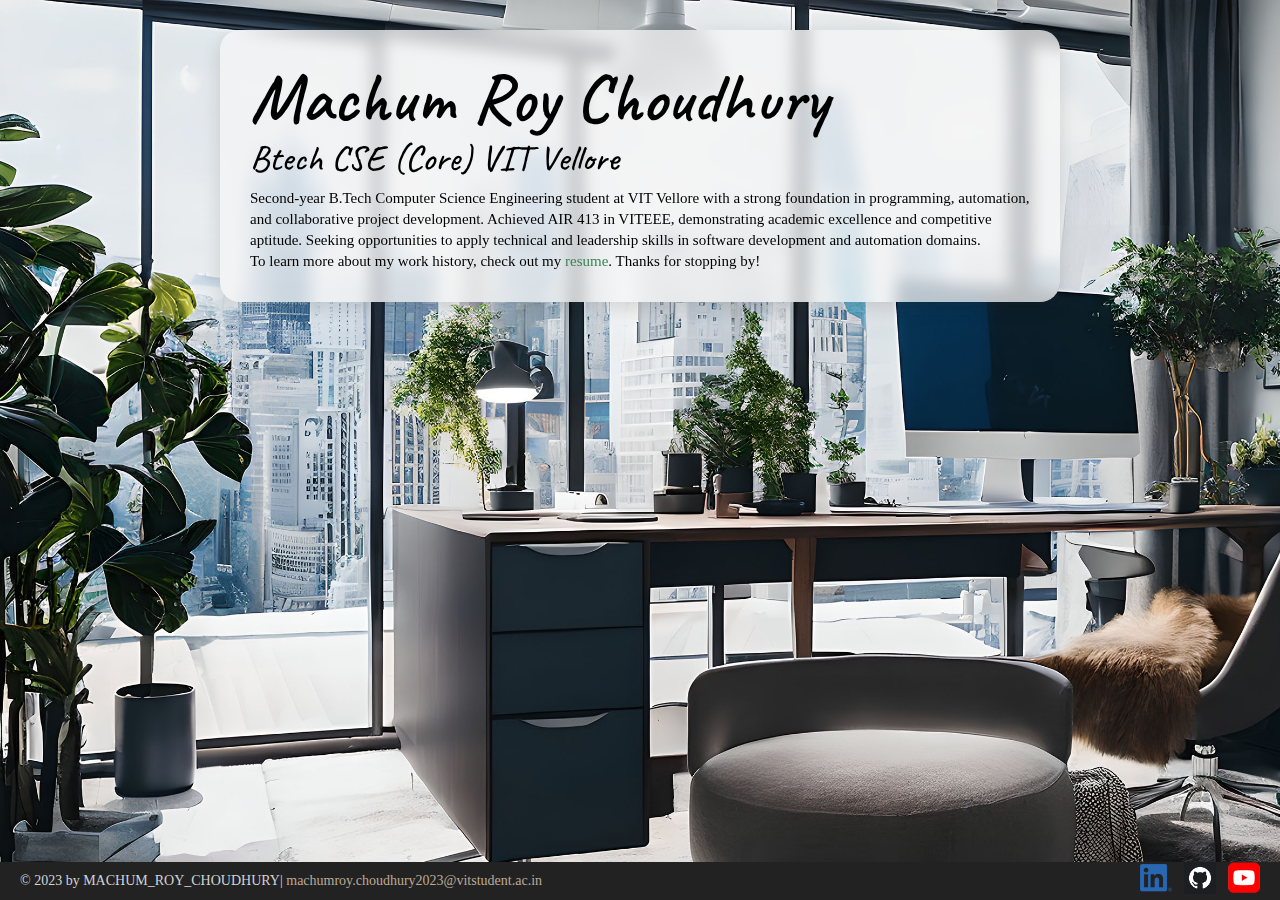
<file: index.html>
<!DOCTYPE html>
<html lang="en">

<head>
  <meta charset="UTF-8">
  <meta name="viewport" content="width=device-width, initial-scale=1">
  <title>Machum Roy Choudhury Portfolio</title>
  <link rel="icon" type="image/png" href="placeholder-images/cv.png">
  <link rel="shortcut icon" href="placeholder-images/cv.png" type="image/x-icon">
  <link rel="stylesheet" href="style.css">
  <link rel="preconnect" href="https://fonts.googleapis.com">
  <link rel="preconnect" href="https://fonts.gstatic.com" crossorigin>
  <link href="https://fonts.googleapis.com/css2?family=Caveat:wght@400..700&display=swap" rel="stylesheet">
</head>

<body class="home">
  <!-- //  INTRO  // -->


  <div class="content-wrapper">
    <div class="content-bg">
      <header>
        <!-- Start content edits below this line. -->
        <h1>Machum Roy Choudhury</h1>
        <h2>Btech CSE (Core) VIT Vellore</h2>

        <!-- End content edits here. -->
      </header>

      <!-- //  ABOUT ME  // -->


      <main>
        <!-- Start content edits below this line. -->
        <p id="profile-summary">Second-year B.Tech Computer Science Engineering student at VIT Vellore with a strong
          foundation in programming,
          automation, and collaborative project development. Achieved AIR 413 in VITEEE, demonstrating academic
          excellence
          and competitive aptitude. Seeking opportunities to apply technical and leadership skills in software
          development
          and automation domains.</p>
        <p>To learn more about my work history, check out my <a href="resume.html"> resume</a>. Thanks for stopping by!
        </p>

        <!-- End content edits here. -->
      </main>
    </div>

  </div>




  <!-- //  FOOTER INFO, SOCIAL MEDIA  // -->
  <footer>
    <!-- Start content edits below this line. -->
    <p>© 2023 by MACHUM_ROY_CHOUDHURY| <a
        href="mailto:machumroy.choudhury2023@vitstudent.ac.in">machumroy.choudhury2023@vitstudent.ac.in</a></p>

    <!-- Add or remove any networks. -->
    <ul class="socials">
      <!-- <li>
          <a href="#" target="_blank">Twitter</a>
        </li> -->
      <li>

        <a href="https://linkedin.com/in/machum-roy-choudhury-463999270" target="_blank">
          <img src="placeholder-images/icon-logo-linkedin.png" alt="LinkedIn" srcset="placeholder-images/icon-logo-linkedin.png 2x,
               placeholder-images/icon-logo-linkedin.png 3x">
        </a>

      </li>
      <li>
        <a href="https://github.com/MRC005" target="_blank"><img
            src="placeholder-images/github.png" alt="Github logo"
            srcset="placeholder-images/github.png 2x,placeholder-images/github.png 3x"></a>
      </li>
      <!-- <li>
          <a href="#" target="_blank">Facebook</a>
        </li> -->
   <li>
  <a href="https://www.youtube.com/@mrc4182" target="_blank">
    <img src="placeholder-images/icon-logo-youtube.png" alt="Youtube_logo">
  </a>
</li>

      <!-- <li>
          <a href="#" target="_blank">Instagram</a>
        </li> -->
    </ul>
    <!-- End content edits here. -->
  </footer>
</body>

</html>
</file>
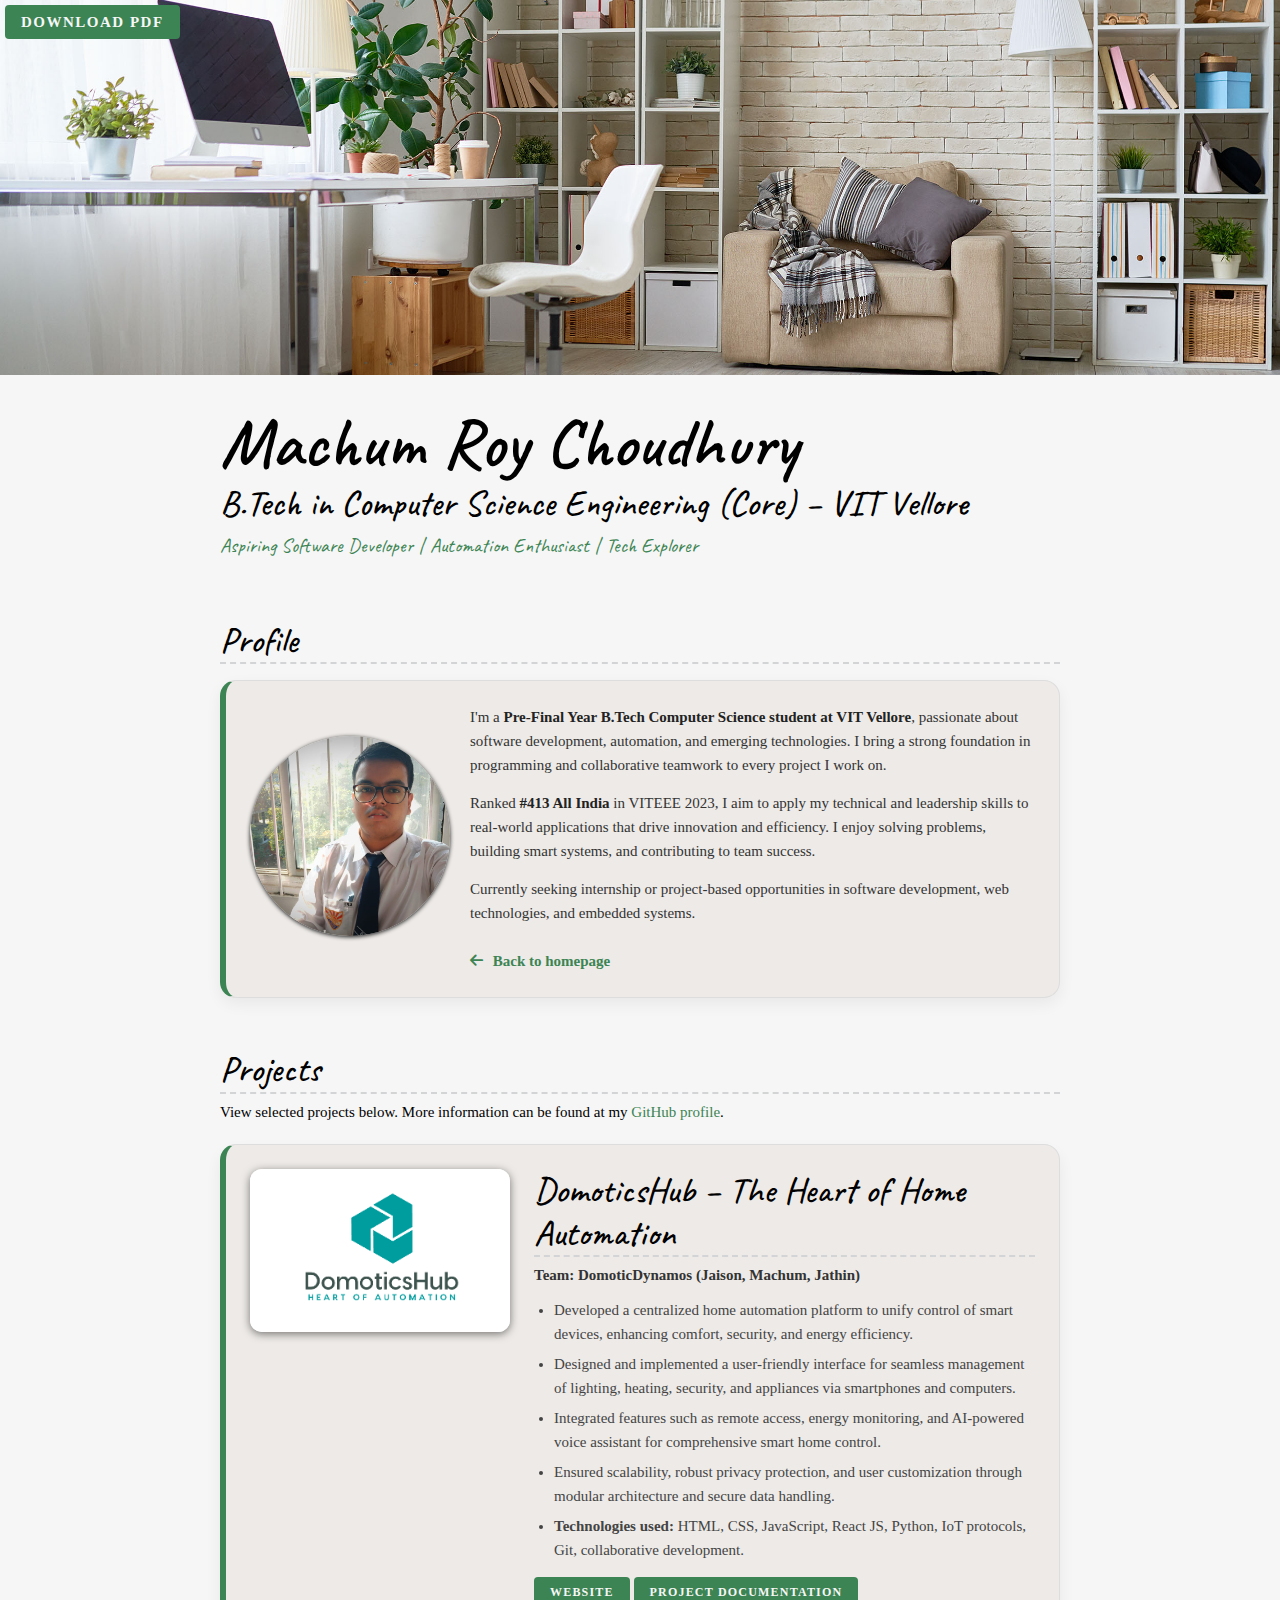
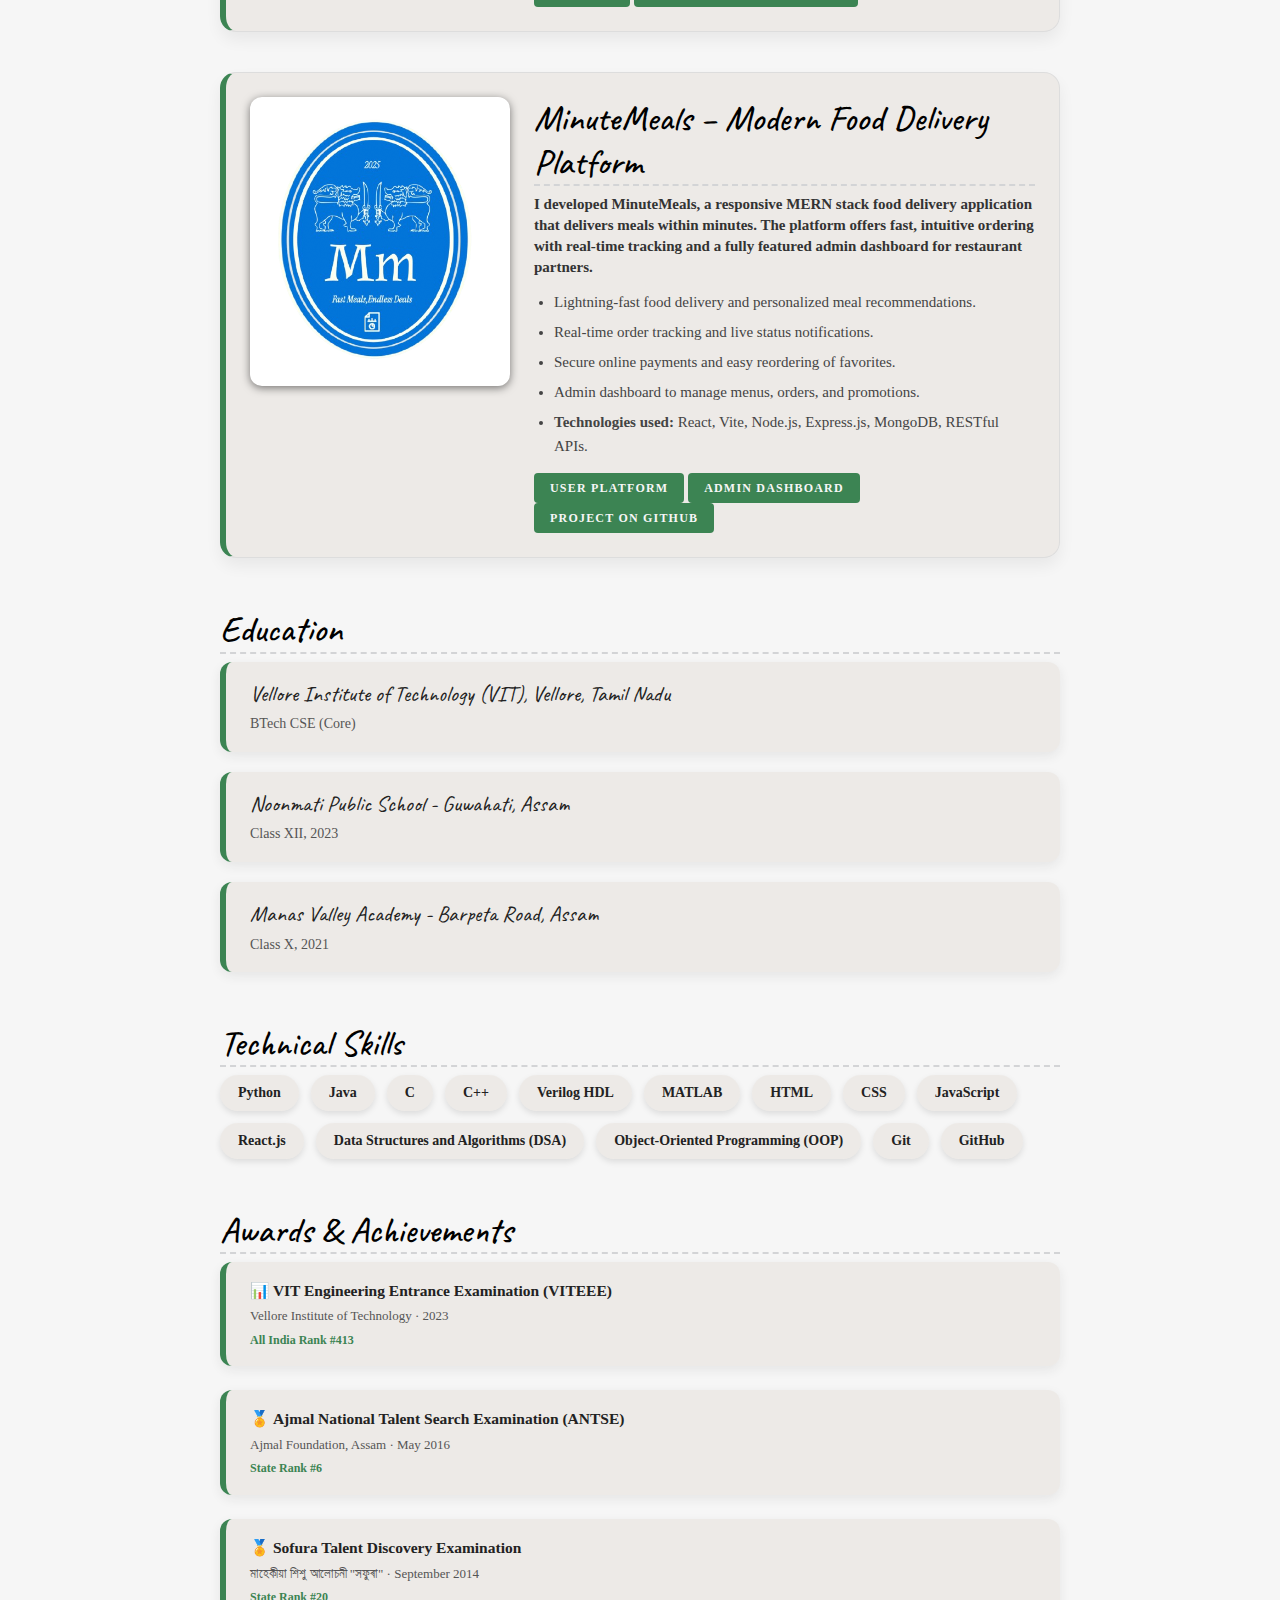
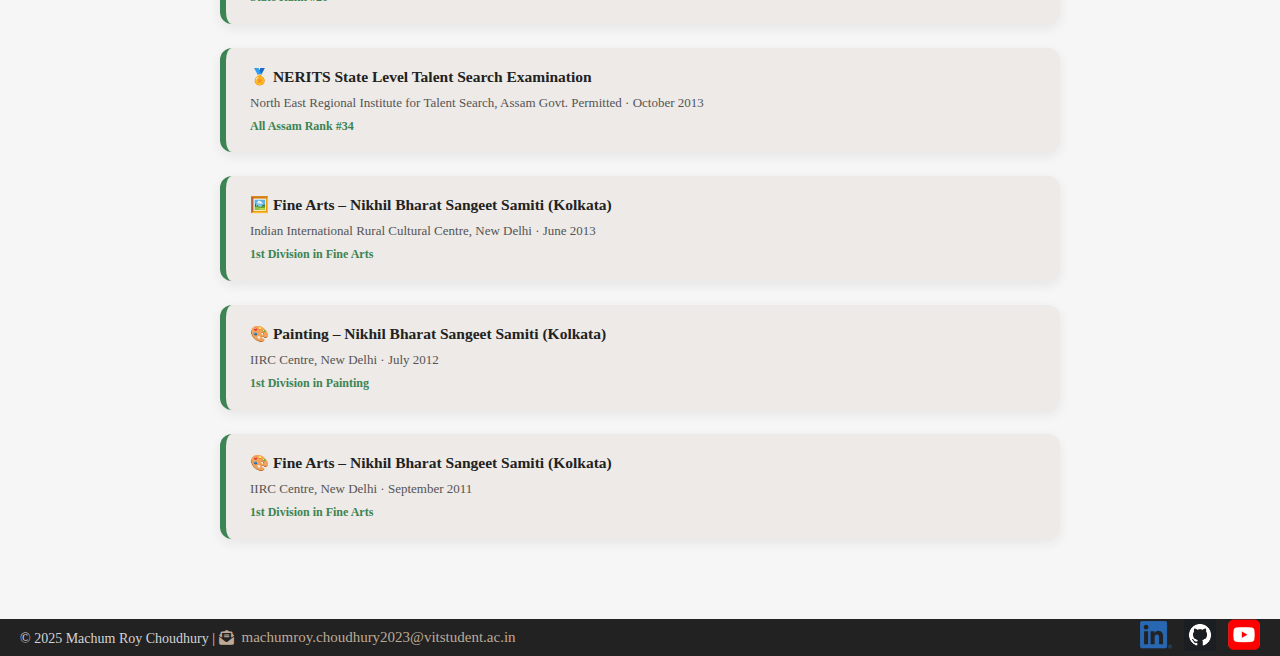
<file: resume.html>
<!DOCTYPE html>
<html lang="en">

<head>
  <meta charset="UTF-8">
  <meta name="viewport" content="width=device-width, initial-scale=1">
  <title>Machum Roy Choudhury Resume</title>
  <link rel="icon" type="image/png" href="placeholder-images/cv.png">
  <link rel="stylesheet" href="style.css">
  <link rel="preconnect" href="https://fonts.googleapis.com">
  <link rel="preconnect" href="https://fonts.gstatic.com" crossorigin>
<link rel="stylesheet" href="https://cdnjs.cloudflare.com/ajax/libs/font-awesome/6.5.0/css/all.min.css" integrity="sha512-..." crossorigin="anonymous" referrerpolicy="no-referrer" />

  <link href="https://fonts.googleapis.com/css2?family=Caveat:wght@400..700&display=swap" rel="stylesheet">
</head>

<body class="resume">
  <a class="btn download-link" href="UPDATED_RESUME_NEW.pdf">Download PDF</a>
  <!-- //  INTRO  // -->

  <header class="resume-header">
  <div class="content-wrapper">
    <h1> Machum Roy Choudhury</h1>
    <h2>B.Tech in Computer Science Engineering (Core) – VIT Vellore</h2>
    <h3 class="tagline">Aspiring Software Developer | Automation Enthusiast | Tech Explorer</h3>
  </div>
</header>


  <main class="content-wrapper">
    <!-- //  PROFILE  // -->
    <section class="resume-section">
  <h2>Profile</h2>
  <div class="profile-card">
  <div class="profile-image">
    <img src="placeholder-images/MRRC.png" alt="MRRC">
  </div>

  <div class="profile-content">
    <p class="profile-text">
 I'm a <strong>Pre-Final Year B.Tech Computer Science student at VIT Vellore</strong>, passionate about software development, automation, and emerging technologies. I bring a strong foundation in programming and collaborative teamwork to every project I work on.    </p>
    <p class="profile-text">
Ranked <strong>#413 All India</strong> in VITEEE 2023, I aim to apply my technical and leadership skills to real-world applications that drive innovation and efficiency. I enjoy solving problems, building smart systems, and contributing to team success.    </p>
    <p class="profile-text">
Currently seeking internship or project-based opportunities in software development, web technologies, and embedded systems.    </p>

    <a class="back-link" href="index.html"><i class="fa fa-arrow-left"></i> Back to homepage</a>
  </div>
</div>

</section>


    <!-- //  PROJECTS  // -->
   <section class="resume-section">
  <h2>Projects</h2>
  <p>
    View selected projects below. More information can be found at my
    <a href="https://github.com/MRC005" target="_blank" rel="noopener">GitHub profile</a>.
  </p>

  <br>

  <div class="project-wrapper">

    <section class="project-item">
      <img src="placeholder-images/logo.png" srcset="placeholder-images/logo.png 2x" alt="Domotics Hub Home Automation Project" >
      <div class="project-content">
        <h2>DomoticsHub – The Heart of Home Automation</h2>
        <p><strong>Team:</strong> DomoticDynamos (Jaison, Machum, Jathin)</p>
        <ul>
          <li>Developed a centralized home automation platform to unify control of smart devices, enhancing comfort, security, and energy efficiency.</li>
          <li>Designed and implemented a user-friendly interface for seamless management of lighting, heating, security, and appliances via smartphones and computers.</li>
          <li>Integrated features such as remote access, energy monitoring, and AI-powered voice assistant for comprehensive smart home control.</li>
          <li>Ensured scalability, robust privacy protection, and user customization through modular architecture and secure data handling.</li>
          <li><strong>Technologies used:</strong> HTML, CSS, JavaScript, React JS, Python, IoT protocols, Git, collaborative development.</li>
        </ul>

        <a class="btn" href="https://mrc005.github.io/DOMOTICSHUB-HOME_AUTOMATION/" target="_blank" rel="noopener">Website</a>
        <a class="btn" href="https://github.com/MRC005/DOMOTICSHUB-HOME_AUTOMATION/blob/main/DomoticsHub-PPT%20(1).pdf" target="_blank" rel="noopener">Project Documentation</a>
      </div>
    </section>

    <section class="project-item">
      <img src="placeholder-images/logo_icon.png" alt="MinuteMeals Food Delivery Platform" >
      <div class="project-content">
        <h2>MinuteMeals – Modern Food Delivery Platform</h2>
        <p>I developed <strong>MinuteMeals</strong>, a responsive MERN stack food delivery application that delivers meals within minutes. The platform offers fast, intuitive ordering with real-time tracking and a fully featured admin dashboard for restaurant partners.</p>
        <ul>
          <li>Lightning-fast food delivery and personalized meal recommendations.</li>
          <li>Real-time order tracking and live status notifications.</li>
          <li>Secure online payments and easy reordering of favorites.</li>
          <li>Admin dashboard to manage menus, orders, and promotions.</li>
          <li><strong>Technologies used:</strong> React, Vite, Node.js, Express.js, MongoDB, RESTful APIs.</li>
        </ul>
        <a class="btn" href="https://minutemeals-client.onrender.com" target="_blank" rel="noopener">User Platform</a>
        <a class="btn" href="https://minutemeals-dashboard.onrender.com" target="_blank" rel="noopener">Admin Dashboard</a>
        <a class="btn" href="https://github.com/MRC005/MinuteMeals" target="_blank" rel="noopener">Project on GitHub</a>
      </div>
    </section>

  </div>
</section>

    <!-- End content edits here. -->

    <!-- //  EDUCATION & CERTIFICATIONS  // -->
    <section class="resume-section">
      <!-- Start content edits below this line.  -->
      <h2>Education</h2>

      <!-- To add more items, copy this whole <section></section> block -->
      <section class="education-item">
        <h3>Vellore Institute of Technology (VIT), Vellore, Tamil Nadu</h3>
        <p>BTech CSE (Core)</p>
      </section>
      <section class="education-item">
        <h3>Noonmati Public School - Guwahati, Assam</h3>
        <p>Class XII, 2023</p>
      </section>
      <section class="education-item">
        <h3>Manas Valley Academy - Barpeta Road, Assam</h3>
        <p>Class X, 2021</p>
      </section>
    </section>

    <section class="resume-section">
      <!-- Start content edits below this line. -->
      <h2>Technical Skills</h2>

      <ul class="skills-list">
        <li>Python</li>
        <li>Java</li>
        <li>C</li>
        <li>C++</li>
        <li>Verilog HDL</li>
        <li>MATLAB</li>
        <li>HTML</li>
        <li>CSS</li>
        <li>JavaScript</li>
        <li>React.js</li>
        <li>Data Structures and Algorithms (DSA)</li>
        <li>Object-Oriented Programming (OOP)</li>
        <li>Git</li>
        <li>GitHub</li>
      </ul>

    </section>

    <!-- //  AWARDS & ACHIEVEMENTS  // -->
   <section class="resume-section">
  <h2>Awards & Achievements</h2>
  <ul class="awards-list">
    <li>
      <div class="award-title">📊 <strong>VIT Engineering Entrance Examination (VITEEE)</strong></div>
      <div class="award-details">Vellore Institute of Technology · 2023</div>
      <div class="award-result">All India Rank <strong>#413</strong></div>
    </li>
    <li>
      <div class="award-title">🏅 <strong>Ajmal National Talent Search Examination (ANTSE)</strong></div>
      <div class="award-details">Ajmal Foundation, Assam · May 2016</div>
      <div class="award-result">State Rank <strong>#6</strong></div>
    </li>
    <li>
      <div class="award-title">🏅 <strong>Sofura Talent Discovery Examination</strong></div>
      <div class="award-details">মাহেকীয়া শিশু আলোচনী "সফুৰা" · September 2014</div>
      <div class="award-result">State Rank <strong>#20</strong></div>
    </li>
    <li>
      <div class="award-title">🏅 <strong>NERITS State Level Talent Search Examination</strong></div>
      <div class="award-details">North East Regional Institute for Talent Search, Assam Govt. Permitted · October 2013</div>
      <div class="award-result">All Assam Rank <strong>#34</strong></div>
    </li>
    <li>
      <div class="award-title">🖼️ <strong>Fine Arts – Nikhil Bharat Sangeet Samiti (Kolkata)</strong></div>
      <div class="award-details">Indian International Rural Cultural Centre, New Delhi · June 2013</div>
      <div class="award-result">1st Division in Fine Arts</div>
    </li>
    <li>
      <div class="award-title">🎨 <strong>Painting – Nikhil Bharat Sangeet Samiti (Kolkata)</strong></div>
      <div class="award-details">IIRC Centre, New Delhi · July 2012</div>
      <div class="award-result">1st Division in Painting</div>
    </li>
    <li>
      <div class="award-title">🎨 <strong>Fine Arts – Nikhil Bharat Sangeet Samiti (Kolkata)</strong></div>
      <div class="award-details">IIRC Centre, New Delhi · September 2011</div>
      <div class="award-result">1st Division in Fine Arts</div>
    </li>
  </ul>
</section>

  </main>

  <!-- //  FOOTER INFO, SOCIAL MEDIA  // -->
  <footer>
    <!-- Start content edits below this line. -->
    <p>© 2025 Machum Roy Choudhury | <a class="email-link" href="mailto:machumroy.choudhury2023@vitstudent.ac.in">
    <i class="fa-solid fa-envelope-open-text email-icon"></i>
    machumroy.choudhury2023@vitstudent.ac.in
  </a>
    <!-- Add or remove any networks. -->
    <ul class="socials">
      <!-- <li>
        <a href="#" target="_blank">Twitter</a>
      </li> -->
      <li>
        <a href="https://linkedin.com/in/machum-roy-choudhury-463999270" target="_blank">
          <img src="placeholder-images/icon-logo-linkedin.png" alt="LinkedIn" srcset="placeholder-images/icon-logo-linkedin.png 2x,
               placeholder-images/icon-logo-linkedin.png 3x">
        </a>

      </li>
      <li>
        <a href="https://github.com/MRC005" target="_blank"><img src="placeholder-images/github.png" alt="Github logo"
            srcset="placeholder-images/github.png 2x,placeholder-images/github.png 3x"></a>
      </li>
      <!-- <li>
        <a href="#" target="_blank">Facebook</a>
      </li> -->
      <li>
        <a href="https://www.youtube.com/@mrc4182" target="_blank">
          <img src="placeholder-images/icon-logo-youtube.png" alt="Youtube_logo">
        </a>
      </li>

      <!-- <li>
        <a href="#" target="_blank">Instagram</a>
      </li> -->
    </ul>

    <!-- End content edits here. -->
  </footer>
</body>

</html>
</file>
<file: style.css>
/* Global styles */
/* 
     dark-green - #3c8453
     sarly-beige - #bcaa96
     dark grey - #222
     light grey - #d3d4d6 
     off-white - #f6f6f6
 */


html {
    box-sizing: border-box;
    font-size: 62.5%;
}

html,body {
    height: 100%;
    margin: 0;
    padding: 0;
}

*,
*::before,
*::after {
    box-sizing: inherit;
    margin: 0;
}

.content-wrapper {
    margin: 0 auto;
    padding: 30px;
    max-width: 900px;
}

.tagline{
    color:#3c8453
}

body {
    background-color: #f6f6f6;
    font-size: 1.5rem;
    line-height: 1.4;
}

a {
    color: #3c8453;
    text-decoration: none;
}

a:hover {
    color: #bcaa96;
}

.btn {
  background-color: #3c8453;
  color: #f6f6f6;
  text-decoration: none;
  text-transform: uppercase;
  font-size: 1.2rem;  
  padding: 8px 16px;  
  display: inline-block;
  line-height: 1.2;
  border-radius: 4px;
  letter-spacing: 0.1em;
  transition: background-color 0.3s ease;
  font-weight: 600;
}

.btn:hover,
.btn:focus {
  background-color: #2e6a42;  
  outline: none;
  color: #f6f6f6;
  cursor: pointer;
}


h1,
h2,
h3 {
    font-family: "Caveat", cursive;
    font-weight: 400;
    margin: 0;
}

h1 {
    font-weight: 600;   
    font-size: 7rem;
    line-height: 1.1;
}

h2 {
    font-weight: 500;
    margin-bottom: 8px;
    font-size: 3.6rem;
    line-height: 1.2;
}

h3 {
    font-weight: 400;
    font-size: 2rem;
    line-height: 1.3;
}


/* Index */
.home {
    background: url(placeholder-images/bg-home-office-city.jpg);
    background-size: cover;
    /* background: no-repeat; */
    display: flex;
    flex-direction: column;
}

.home .content-wrapper {
    margin: 0 auto;
    max-width: 900px;
    /* background: rgba(255,255,255,0.9); */
    padding: 30px;
    flex: 1 0 auto;
}

.home .content-bg {
  padding: 30px;
  background: rgba(246, 246, 246, 0.75); 
  border-radius: 20px;
  box-shadow: 0 6px 18px rgba(34, 34, 34, 0.15); 
  backdrop-filter: blur(8px); 
}





/* Resume */
.resume header::before {
    background: url(placeholder-images/bg-home-office-studio.jpg) center/cover;
    content: "";
    display: block;
    height: 375px;
}

.content-wrapper {
    margin: 0 auto;
    max-width: 900px;
}

.resume-section {
    margin-bottom: 50px;
}

.resume-section h2 {
    border-bottom: 2px dashed #d3d4d6;
}

/* Profile */
.profile-card {
    background: rgba(188, 170, 150, 0.15); 

  border: 1px solid #ddd;
  border-radius: 16px;
  padding: 24px;
  box-shadow: 0 6px 16px rgba(0, 0, 0, 0.06);
  margin-top: 16px;
  font-size: 1.5rem;
  line-height: 1.6;
  color: #333;
  border-left: 6px solid #3c8453; 
  display: flex;
  align-items: center;
  gap: 20px;
   flex-wrap: wrap;
}

.profile-image img {
    width: 200px;
  height: 200px;
  border-radius: 6px;
  border-radius: 50%;
  object-fit: cover;
  box-shadow: 0 1px 4px rgba(0, 0, 0, 0.9);
  flex-shrink: 0;
}

.profile-card:hover {
  transform: translateY(-4px);
  box-shadow: 0 12px 24px rgba(0, 0, 0, 0.1);
}

.profile-content {
  flex: 1;
  min-width: 250px;
}

.profile-text {
  margin-bottom: 14px;
}

.profile-card strong {
  color:#222;
  font-weight: 700;
}

.back-link {
  display: inline-block;
  margin-top: 10px;
  color:#3c8453;
  text-decoration: none;
  font-weight: 600;
}

.back-link i {
  margin-right: 6px;
}

.awards-list {
  list-style: none;
  padding: 0;
  margin: 0;
}

.awards-list li {
  background: rgba(188, 170, 150, 0.15); /* sarly-beige transparent */
  border-left: 6px solid #3c8453; /* dark-green accent */
  border-radius: 12px;
  padding: 18px 24px;
  margin-bottom: 24px;
  box-shadow: 0 4px 12px rgba(34, 34, 34, 0.08);
  font-size: 1.05rem;
  transition: background-color 0.3s ease;
}

.awards-list li:hover {
  background: rgba(188, 170, 150, 0.3);
  transform: translateY(-4px);
  box-shadow: 0 12px 24px rgba(0, 0, 0, 0.1);
}

.award-title {
  font-size: 1.55rem;
  font-weight: bold;
  color: #222; 
  margin-bottom: 6px;
}

.award-details {
  font-size: 1.3rem;
  color: #555;
  margin-bottom: 6px;
}

.award-result {
  font-size: 1.2rem;
  color:  #3c8453 ; 
  font-weight: 600;
}


.download-link {
    font-size: 1.5rem;
    position: fixed;
    top: 5px;
    left: 5px;
}

/* profile */

/* projects */

.project-wrapper {
  display: flex;
  flex-direction: column;
  gap: 40px;
}

.project-item {
  display: flex;
  flex-wrap: wrap;
  align-items: flex-start;
  gap: 24px;
  padding: 24px;
  background: rgba(188, 170, 150, 0.15); 
  border: 1px solid #ddd;
  border-left: 6px solid #3c8453; 
  border-radius: 16px;
  box-shadow: 0 8px 16px rgba(0, 0, 0, 0.06);
  transition: transform 0.3s ease, box-shadow 0.3s ease;
}

.project-item:hover {
  transform: translateY(-4px);
  box-shadow: 0 12px 24px rgba(0, 0, 0, 0.1);
}

.project-item img {
width: 260px;
  border-radius: 12px;
  box-shadow: 0 2px 8px rgba(0, 0, 0, 0.5);
  object-fit: cover;
  flex-shrink: 0;
  background-color: #fff;
}

.project-content {
  flex: 1;
  min-width: 260px;
}

.project-content h3 {
  margin-top: 0;
  margin-bottom: 14px;
  font-size: 1.75rem;
  color: #222;
  font-weight: 700;
}

.project-content p {
  font-weight: 600;
  margin-bottom: 12px;
  color: #333;
}

.project-content ul {
  padding-left: 20px;
  margin: 0 0 15px 0;
  color: #444;
  line-height: 1.6;
}

.project-content ul li {
  margin-bottom: 6px;
  list-style-type: disc;
}

.download-link {
  position: fixed;
}

/* Work Experience */
.work-item {
    margin-block: 30px;
}

.work-details p {
    margin: 0;
}

.work-summary p:first-child {
    margin-top: 0;
}


/* Education */
.education-item {
  background: rgba(188, 170, 150, 0.15); 
  border-left: 6px solid #3c8453; 
  border-radius: 12px;
  padding: 18px 24px;
  margin-bottom: 20px;
  box-shadow: 0 4px 12px rgba(34, 34, 34, 0.08);
  transition: background-color 0.3s ease;
}

.education-item:hover {
  background: rgba(188, 170, 150, 0.3);
}

.education-item h3 {
  font-size: 2.2rem;
  color: #222; 
  margin-bottom: 6px;
}

.education-item p {
  font-size: 1.4rem;
  color: #555;
  margin: 0;
  font-weight: 500;
}
.education-item:hover {
  transform: translateY(-4px);
  box-shadow: 0 12px 24px rgba(0, 0, 0, 0.1);
}

/* --- Technical Skills --- */
.skills-list {
  list-style-type: none;
  padding-left: 0;
  display: flex;
  flex-wrap: wrap;
  gap: 12px;
  margin-top: 0;
}

.skills-list li {
  background:rgba(188, 170, 150, 0.15);
  color:  #222; 
  padding: 8px 18px;
  border-radius: 25px;
  font-weight: 600;
  font-size: 1.4rem;
  box-shadow: 0 3px 6px rgba(0, 0, 0, 0.1);
  transition: background-color 0.3s ease, color 0.3s ease;
  cursor: default;
}

.skills-list li:hover {
  background: #3c8453; 
  color: #f6f6f6;
  transform: translateY(-4px);
  box-shadow: 0 12px 24px rgba(0, 0, 0, 0.1);
}


/* Footer */
footer {
  background-color: #222;
  color: #d3d4d6;
  padding: 30px 60px;
  font-size: 1.4rem;
  width:100%;
  box-sizing: border-box;
  display: flex;
  justify-content: space-between;
  align-items: center;
  flex-wrap: wrap;
  gap: 10px;
}

footer a {
  color: #bcaa96;
  text-decoration: none;
}

footer a:hover {
  color: #3c8453;
  text-decoration: underline;
}
.email-link {
  text-decoration: none;
  color: #bcaa96;
  display: inline-flex;
  align-items: center;
  gap: 8px;
  font-size: 1.5rem; 
}

.email-icon {
  font-size: 1.5rem; 
  color: #bcaa96;    
}


.socials {
  list-style-type: none;
  padding: 0;
  margin: 0;
  display: flex;
  gap: 12px;
}

.socials li {
  display: inline-block;
}

.socials img {
  width: 32px;
  height: 32px;
  transition: opacity 0.3s ease, transform 0.3s ease;
}

.socials img:hover {
  opacity: 0.7;
  transform: scale(1.05);
}


@media (max-width: 1250px) {
  .download-link {
    position: absolute;
  }
}

@media (min-width: 860px) {
  .work-item {
    display: grid;
    grid-template-columns: 300px 1fr;
    column-gap: 20px;
  }

  .work-summary p:first-child {
    margin-top: 0;
  }

  footer {
    display: flex;
    justify-content: space-between;
    padding: 0 20px;
  }
}

@media (max-width: 859px) {
  footer {
    display: block;
    text-align: center;
    padding: 10px;
  }
   .socials {
    display: flex;
    justify-content: center;
    gap: 12px;
    margin-top: 10px;
  }

  .socials li {
    margin: 0;
  }
}

@media (min-width: 650px) and (max-width: 859px) {
  .project-item {
    flex-direction: row;
    align-items: center;
  }

  .project-item img {
    width: 100%;
    max-width: 250px;
  }
}

@media (max-width: 649px) {
  .project-item {
    flex-direction: column;
    align-items: center;
    text-align: center;
  }

  .project-item img {
    width: 100%;
    max-width: 350px;
    margin-bottom: 20px;
  }

  .project-content {
    text-align: center;
  }
}

@media (max-width: 649px) {
  .profile-content {
    text-align: center;
  }

  .profile-image {
    margin: 0 auto;
    display: block;
  }
}


@media (max-width: 500px) {
  .resume header::before {
    height: 200px;
  }

  h1 {
    font-size: 5rem;
  }

  h2 {
    font-size: 2.6rem;
  }
}
</file>
